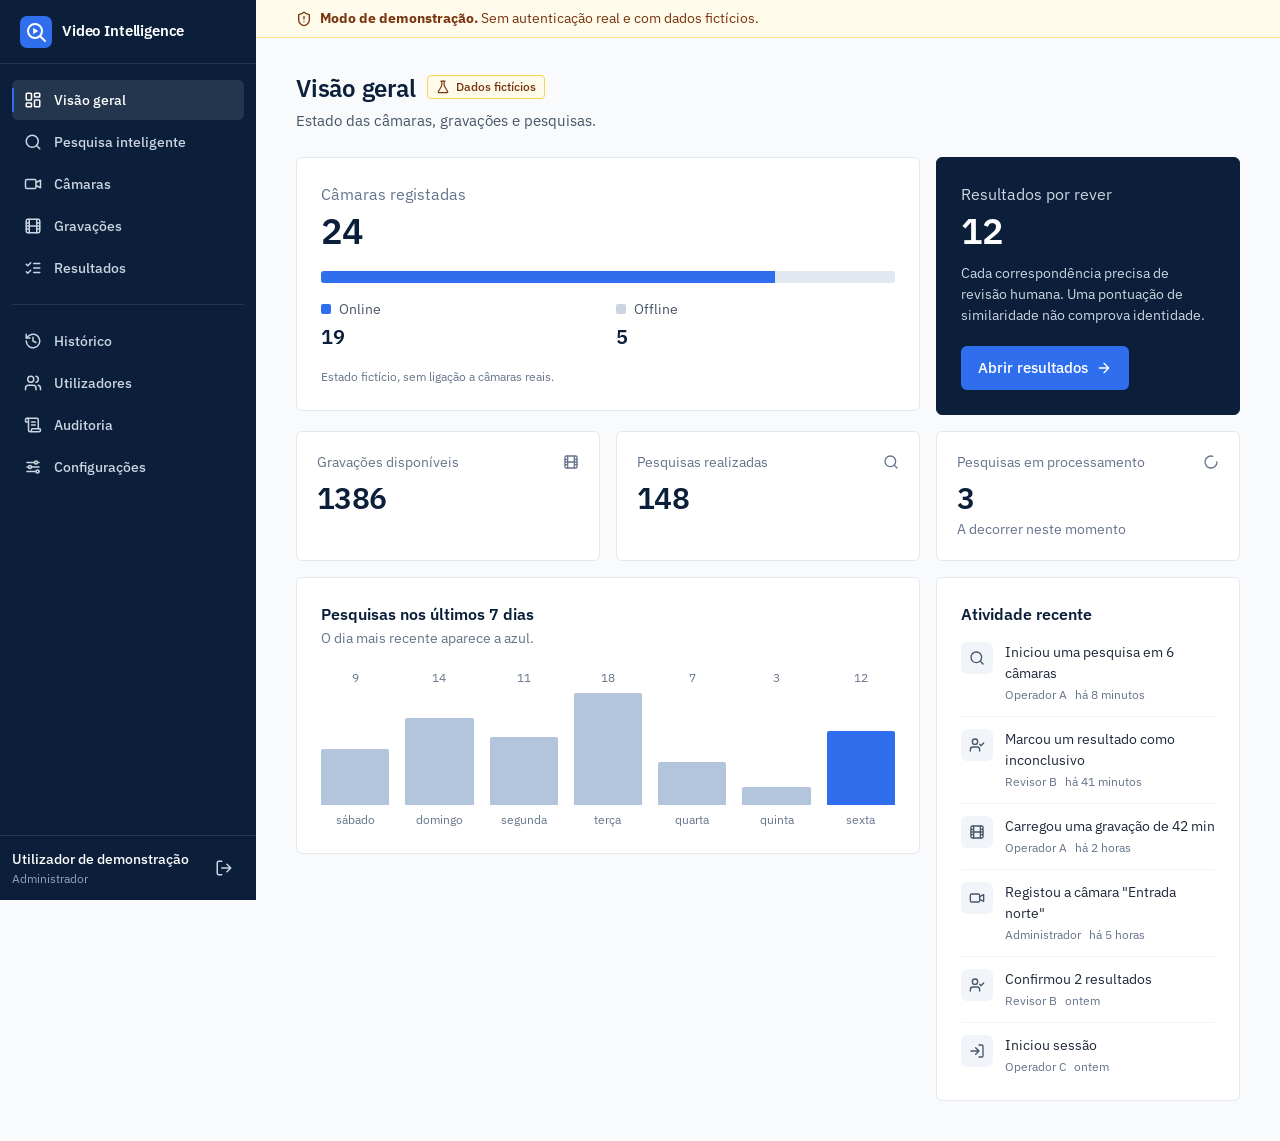
<file: index.html>
<!doctype html>
<html lang="pt-AO">
  <head>
    <meta charset="UTF-8" />
    <meta name="viewport" content="width=device-width, initial-scale=1.0, viewport-fit=cover" />
    <meta name="theme-color" content="#0B1F3A" />
    <meta name="robots" content="noindex" />
    <link rel="icon" type="image/svg+xml" href="favicon.svg" />
    <link rel="preconnect" href="https://fonts.googleapis.com" />
    <link rel="preconnect" href="https://fonts.gstatic.com" crossorigin />
    <link href="https://fonts.googleapis.com/css2?family=IBM+Plex+Sans:wght@400;500;600&display=swap" rel="stylesheet" />
    <link rel="stylesheet" href="css/styles.css" />
    <title>Visão geral | Video Intelligence</title>
  </head>
  <body class="is-loading" data-page="visao-geral">
    <div class="boot" role="status" aria-label="A verificar a sessão">
      <svg class="icon spin" width="24" height="24" viewBox="0 0 24 24" fill="none" stroke="currentColor" stroke-width="2" stroke-linecap="round" aria-hidden="true"><path d="M21 12a9 9 0 1 1-6.2-8.55"/></svg>
    </div>
    <noscript><p style="padding:24px">Esta aplicação precisa de JavaScript ativo.</p></noscript>
    <script src="js/config.js"></script>
    <script src="js/icons.js"></script>
    <script src="js/dom.js"></script>
    <script src="js/format.js"></script>
    <script src="js/http.js"></script>
    <script src="js/services.js"></script>
    <script src="js/mocks.js"></script>
    <script src="js/navigation.js"></script>
    <script src="js/components.js"></script>
    <script src="js/session.js"></script>
    <script src="js/shell.js"></script>
    <script src="js/dashboard.js"></script>
    <script src="js/planned.js"></script>
    <script src="js/main.js"></script>
    <script>VI.main.start();</script>
  </body>
</html>
</file>
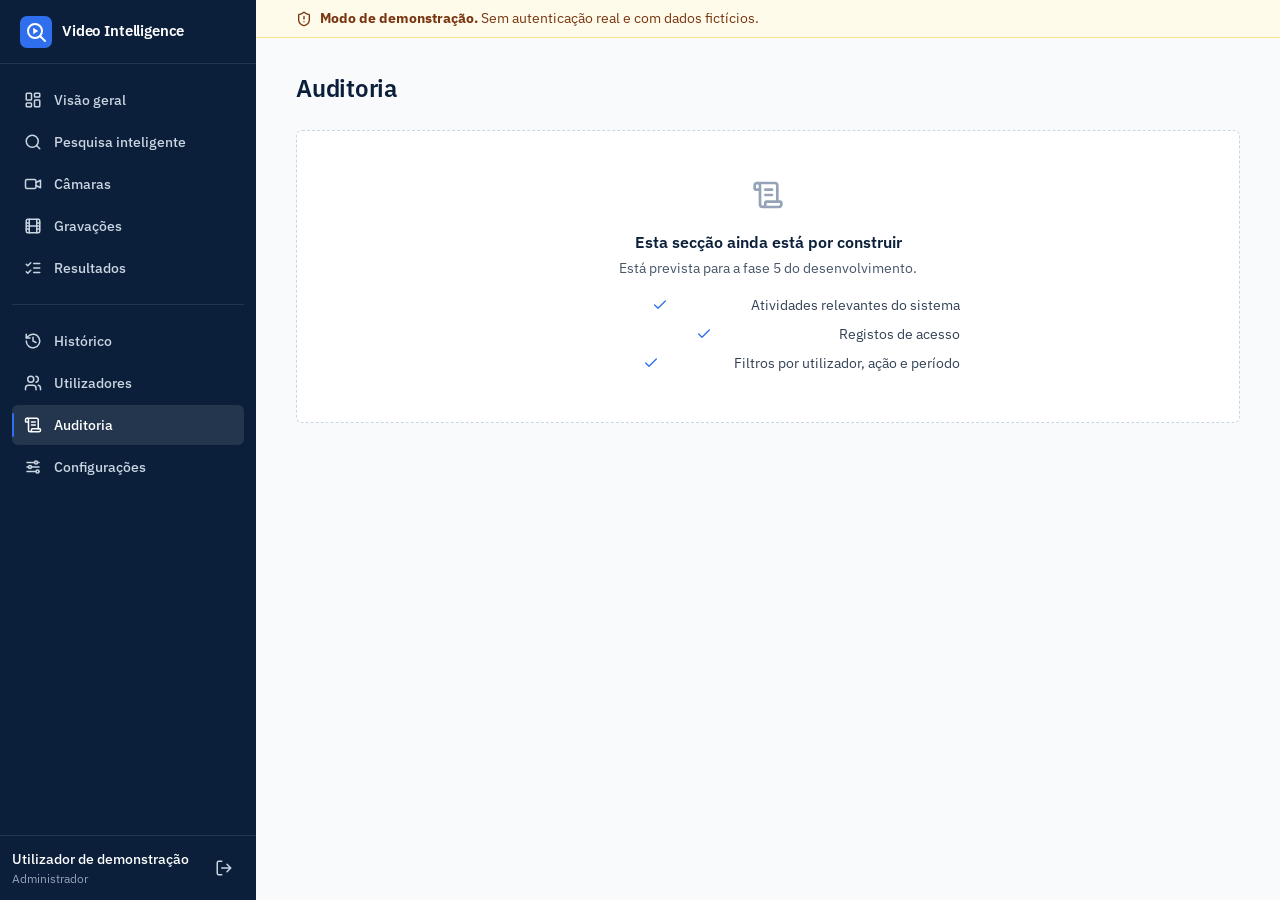
<file: auditoria.html>
<!doctype html>
<html lang="pt-AO">
  <head>
    <meta charset="UTF-8" />
    <meta name="viewport" content="width=device-width, initial-scale=1.0, viewport-fit=cover" />
    <meta name="theme-color" content="#0B1F3A" />
    <meta name="robots" content="noindex" />
    <link rel="icon" type="image/svg+xml" href="favicon.svg" />
    <link rel="preconnect" href="https://fonts.googleapis.com" />
    <link rel="preconnect" href="https://fonts.gstatic.com" crossorigin />
    <link href="https://fonts.googleapis.com/css2?family=IBM+Plex+Sans:wght@400;500;600&display=swap" rel="stylesheet" />
    <link rel="stylesheet" href="css/styles.css" />
    <title>Auditoria | Video Intelligence</title>
  </head>
  <body class="is-loading" data-page="auditoria">
    <div class="boot" role="status" aria-label="A verificar a sessão">
      <svg class="icon spin" width="24" height="24" viewBox="0 0 24 24" fill="none" stroke="currentColor" stroke-width="2" stroke-linecap="round" aria-hidden="true"><path d="M21 12a9 9 0 1 1-6.2-8.55"/></svg>
    </div>
    <noscript><p style="padding:24px">Esta aplicação precisa de JavaScript ativo.</p></noscript>
    <script src="js/config.js"></script>
    <script src="js/icons.js"></script>
    <script src="js/dom.js"></script>
    <script src="js/format.js"></script>
    <script src="js/http.js"></script>
    <script src="js/services.js"></script>
    <script src="js/mocks.js"></script>
    <script src="js/navigation.js"></script>
    <script src="js/components.js"></script>
    <script src="js/session.js"></script>
    <script src="js/shell.js"></script>
    <script src="js/dashboard.js"></script>
    <script src="js/planned.js"></script>
    <script src="js/main.js"></script>
    <script>VI.main.start();</script>
  </body>
</html>
</file>
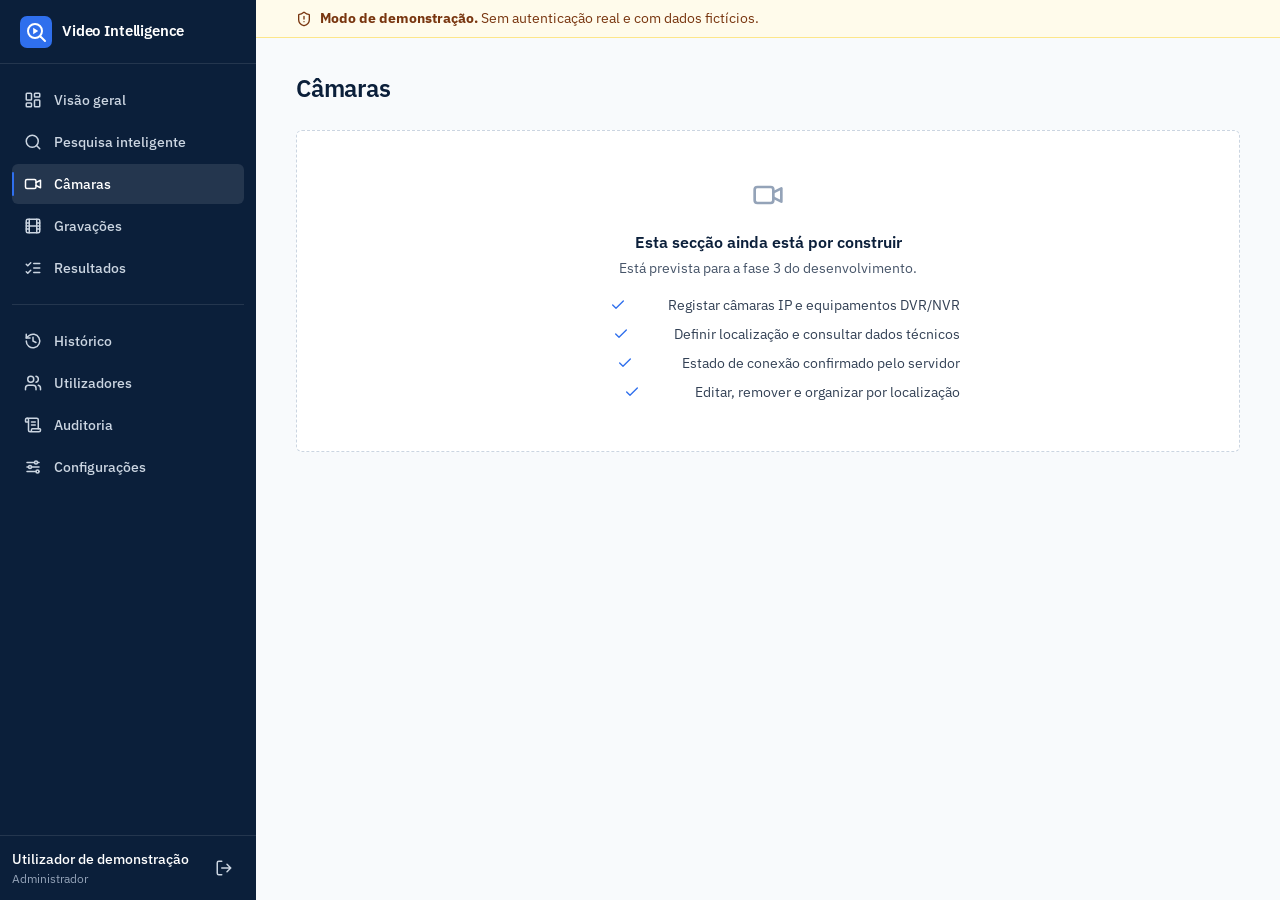
<file: cameras.html>
<!doctype html>
<html lang="pt-AO">
  <head>
    <meta charset="UTF-8" />
    <meta name="viewport" content="width=device-width, initial-scale=1.0, viewport-fit=cover" />
    <meta name="theme-color" content="#0B1F3A" />
    <meta name="robots" content="noindex" />
    <link rel="icon" type="image/svg+xml" href="favicon.svg" />
    <link rel="preconnect" href="https://fonts.googleapis.com" />
    <link rel="preconnect" href="https://fonts.gstatic.com" crossorigin />
    <link href="https://fonts.googleapis.com/css2?family=IBM+Plex+Sans:wght@400;500;600&display=swap" rel="stylesheet" />
    <link rel="stylesheet" href="css/styles.css" />
    <title>Câmaras | Video Intelligence</title>
  </head>
  <body class="is-loading" data-page="cameras">
    <div class="boot" role="status" aria-label="A verificar a sessão">
      <svg class="icon spin" width="24" height="24" viewBox="0 0 24 24" fill="none" stroke="currentColor" stroke-width="2" stroke-linecap="round" aria-hidden="true"><path d="M21 12a9 9 0 1 1-6.2-8.55"/></svg>
    </div>
    <noscript><p style="padding:24px">Esta aplicação precisa de JavaScript ativo.</p></noscript>
    <script src="js/config.js"></script>
    <script src="js/icons.js"></script>
    <script src="js/dom.js"></script>
    <script src="js/format.js"></script>
    <script src="js/http.js"></script>
    <script src="js/services.js"></script>
    <script src="js/mocks.js"></script>
    <script src="js/navigation.js"></script>
    <script src="js/components.js"></script>
    <script src="js/session.js"></script>
    <script src="js/shell.js"></script>
    <script src="js/dashboard.js"></script>
    <script src="js/planned.js"></script>
    <script src="js/main.js"></script>
    <script>VI.main.start();</script>
  </body>
</html>
</file>
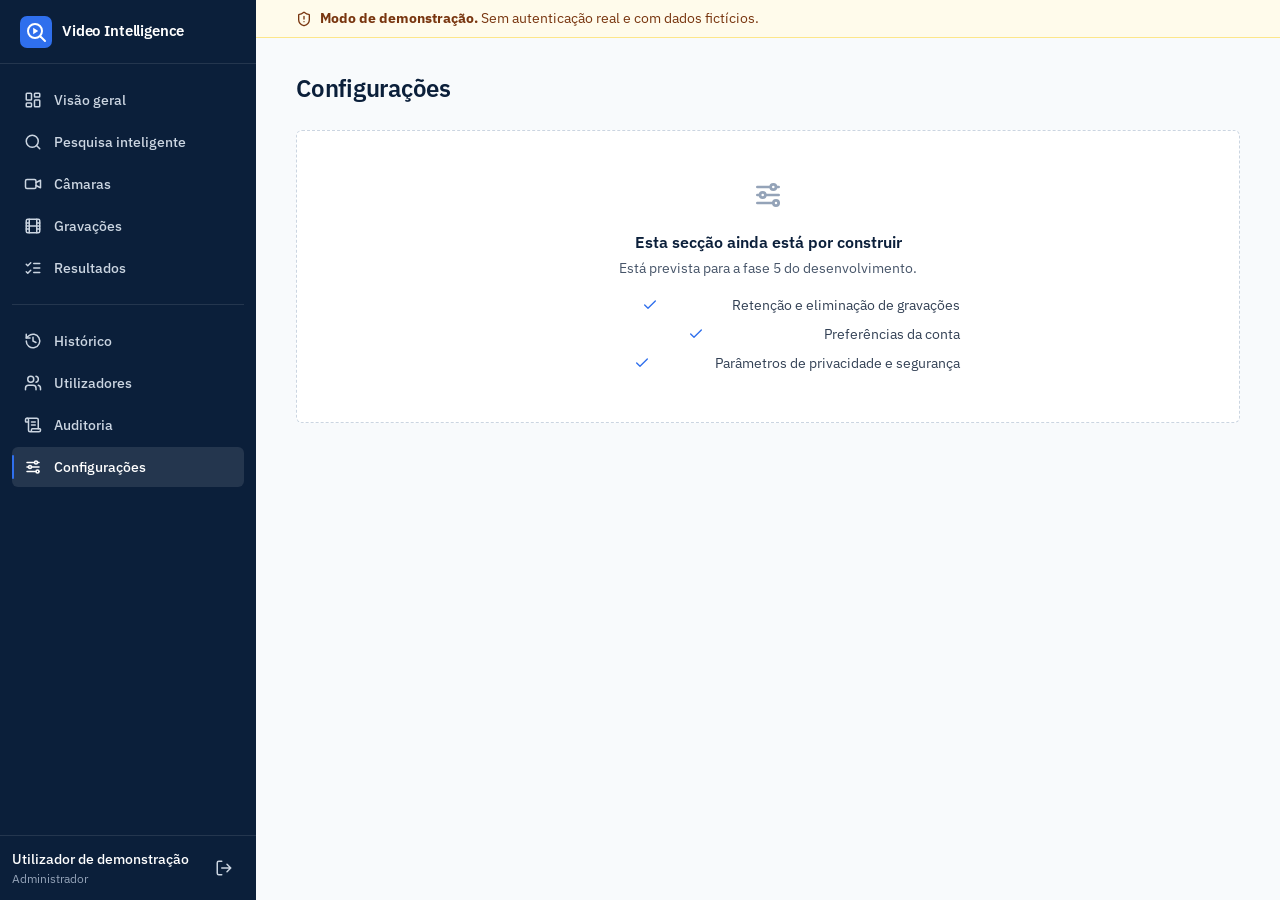
<file: configuracoes.html>
<!doctype html>
<html lang="pt-AO">
  <head>
    <meta charset="UTF-8" />
    <meta name="viewport" content="width=device-width, initial-scale=1.0, viewport-fit=cover" />
    <meta name="theme-color" content="#0B1F3A" />
    <meta name="robots" content="noindex" />
    <link rel="icon" type="image/svg+xml" href="favicon.svg" />
    <link rel="preconnect" href="https://fonts.googleapis.com" />
    <link rel="preconnect" href="https://fonts.gstatic.com" crossorigin />
    <link href="https://fonts.googleapis.com/css2?family=IBM+Plex+Sans:wght@400;500;600&display=swap" rel="stylesheet" />
    <link rel="stylesheet" href="css/styles.css" />
    <title>Configurações | Video Intelligence</title>
  </head>
  <body class="is-loading" data-page="configuracoes">
    <div class="boot" role="status" aria-label="A verificar a sessão">
      <svg class="icon spin" width="24" height="24" viewBox="0 0 24 24" fill="none" stroke="currentColor" stroke-width="2" stroke-linecap="round" aria-hidden="true"><path d="M21 12a9 9 0 1 1-6.2-8.55"/></svg>
    </div>
    <noscript><p style="padding:24px">Esta aplicação precisa de JavaScript ativo.</p></noscript>
    <script src="js/config.js"></script>
    <script src="js/icons.js"></script>
    <script src="js/dom.js"></script>
    <script src="js/format.js"></script>
    <script src="js/http.js"></script>
    <script src="js/services.js"></script>
    <script src="js/mocks.js"></script>
    <script src="js/navigation.js"></script>
    <script src="js/components.js"></script>
    <script src="js/session.js"></script>
    <script src="js/shell.js"></script>
    <script src="js/dashboard.js"></script>
    <script src="js/planned.js"></script>
    <script src="js/main.js"></script>
    <script>VI.main.start();</script>
  </body>
</html>
</file>
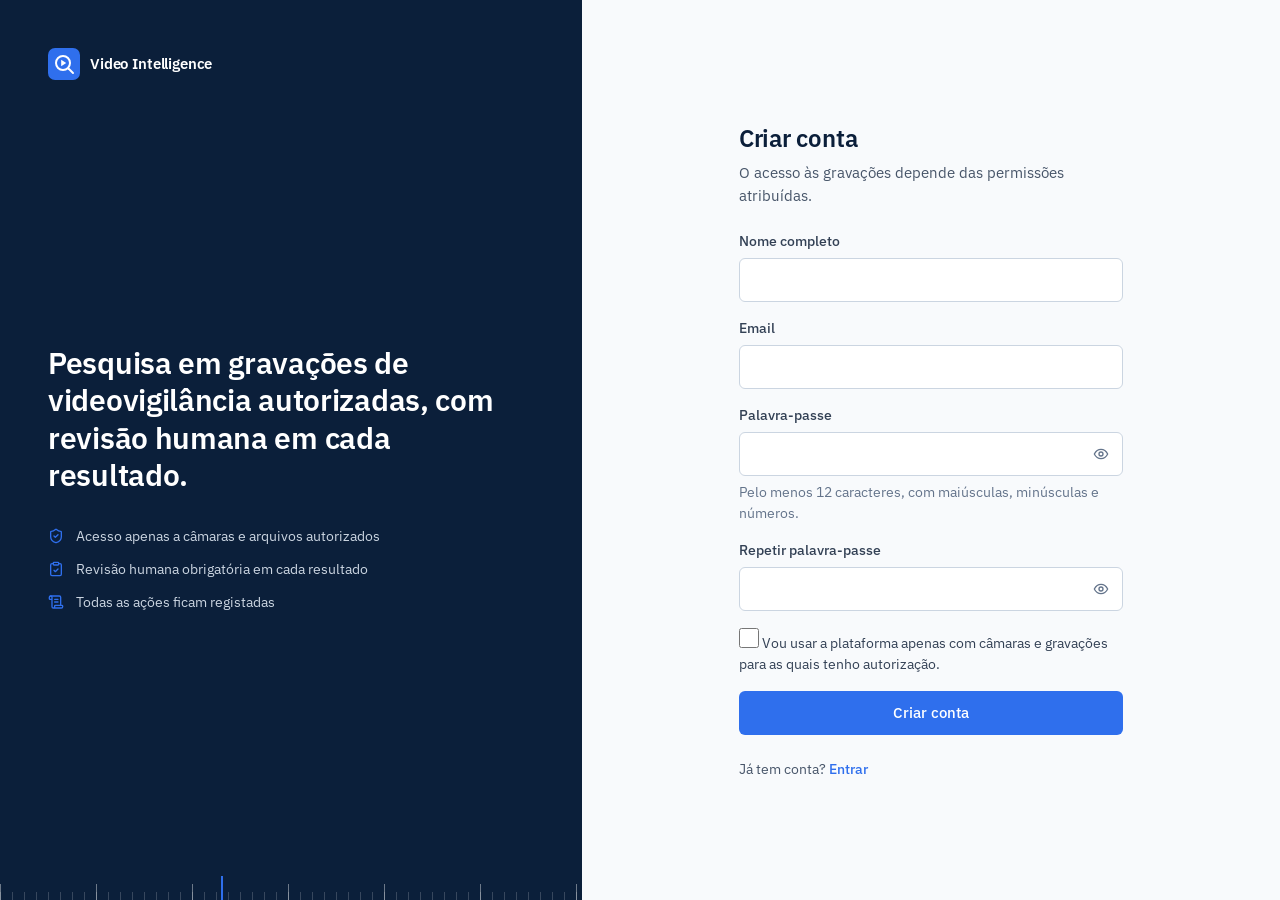
<file: criar-conta.html>
<!doctype html>
<html lang="pt-AO">
  <head>
    <meta charset="UTF-8" />
    <meta name="viewport" content="width=device-width, initial-scale=1.0, viewport-fit=cover" />
    <meta name="theme-color" content="#0B1F3A" />
    <meta name="robots" content="noindex" />
    <link rel="icon" type="image/svg+xml" href="favicon.svg" />
    <link rel="preconnect" href="https://fonts.googleapis.com" />
    <link rel="preconnect" href="https://fonts.gstatic.com" crossorigin />
    <link href="https://fonts.googleapis.com/css2?family=IBM+Plex+Sans:wght@400;500;600&display=swap" rel="stylesheet" />
    <link rel="stylesheet" href="css/styles.css" />
    <title>Criar conta | Video Intelligence</title>
  </head>
  <body data-page="criar-conta">
    <div class="auth">
      <aside class="auth-aside">
        <span data-logo="light"></span>
        <div>
          <p class="auth-statement">Pesquisa em gravações de videovigilância autorizadas, com revisão humana em cada resultado.</p>
          <ul class="principles">
            <li><i data-icon="shield-check" data-size="16"></i>Acesso apenas a câmaras e arquivos autorizados</li>
            <li><i data-icon="clipboard-check" data-size="16"></i>Revisão humana obrigatória em cada resultado</li>
            <li><i data-icon="scroll-text" data-size="16"></i>Todas as ações ficam registadas</li>
          </ul>
        </div>
        <div class="ruler" aria-hidden="true"><span class="ruler-mark"></span></div>
      </aside>

      <main class="auth-main">
        <div class="auth-card">
          <div class="auth-logo-mobile"><span data-logo="dark"></span></div>
          <h1>Criar conta</h1>
          <p class="lead">O acesso às gravações depende das permissões atribuídas.</p>
          <div class="auth-content">
            <div class="alert alert-success" data-success hidden role="status"><i data-icon="check-circle" data-size="16"></i><div class="alert-body"></div></div>
            <form class="form" data-form novalidate>
              <div class="alert alert-error" data-form-alert hidden role="alert"><i data-icon="x-circle" data-size="16"></i><div class="alert-body"></div></div>
              <div class="field">
              <label for="name">Nome completo</label>
              <input id="name" name="name" type="text" autocomplete="name" />
              <p class="field-error" id="name-error" data-error-for="name" hidden></p>
            </div>
              <div class="field">
              <label for="email">Email</label>
              <input id="email" name="email" type="email" autocomplete="email" inputmode="email" />
              <p class="field-error" id="email-error" data-error-for="email" hidden></p>
            </div>
              <div class="field">
              <label for="password">Palavra-passe</label>
              <div class="input-wrap"><input id="password" name="password" type="password" autocomplete="new-password" /><button type="button" class="password-toggle" data-toggle-password="password"></button></div>
              <p class="field-hint">Pelo menos 12 caracteres, com maiúsculas, minúsculas e números.</p>
              <p class="field-error" id="password-error" data-error-for="password" hidden></p>
            </div>
              <div class="field">
              <label for="confirm">Repetir palavra-passe</label>
              <div class="input-wrap"><input id="confirm" name="confirm" type="password" autocomplete="new-password" /><button type="button" class="password-toggle" data-toggle-password="confirm"></button></div>
              <p class="field-error" id="confirm-error" data-error-for="confirm" hidden></p>
            </div>
              <div class="field">
                <label class="check" style="font-weight:400;margin:0">
                  <input id="accepted" name="accepted" type="checkbox" />
                  <span>Vou usar a plataforma apenas com câmaras e gravações para as quais tenho autorização.</span>
                </label>
                <p class="field-error" id="accepted-error" data-error-for="accepted" hidden></p>
              </div>
              <button type="submit" class="btn btn-primary btn-block">Criar conta</button>
            </form>
          </div>
          <div class="auth-footer">Já tem conta? <a class="link" href="entrar.html">Entrar</a></div>
        </div>
      </main>
    </div>
    <script src="js/config.js"></script>
    <script src="js/icons.js"></script>
    <script src="js/dom.js"></script>
    <script src="js/validation.js"></script>
    <script src="js/http.js"></script>
    <script src="js/services.js"></script>
    <script src="js/mocks.js"></script>
    <script src="js/components.js"></script>
    <script src="js/session.js"></script>
    <script src="js/forms.js"></script>
    <script src="js/auth-pages.js"></script>
    <script>VI.authPages.start();</script>
  </body>
</html>
</file>
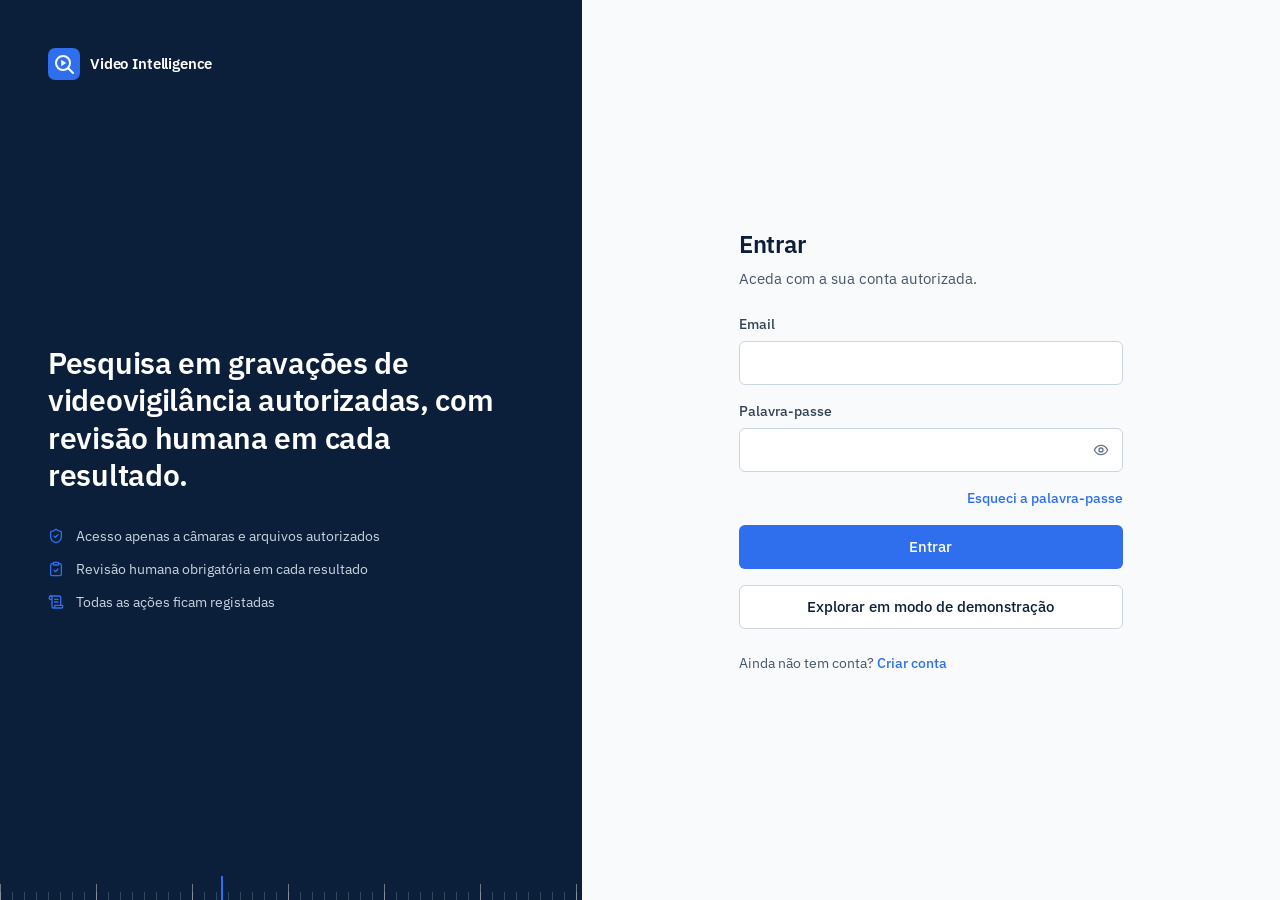
<file: entrar.html>
<!doctype html>
<html lang="pt-AO">
  <head>
    <meta charset="UTF-8" />
    <meta name="viewport" content="width=device-width, initial-scale=1.0, viewport-fit=cover" />
    <meta name="theme-color" content="#0B1F3A" />
    <meta name="robots" content="noindex" />
    <link rel="icon" type="image/svg+xml" href="favicon.svg" />
    <link rel="preconnect" href="https://fonts.googleapis.com" />
    <link rel="preconnect" href="https://fonts.gstatic.com" crossorigin />
    <link href="https://fonts.googleapis.com/css2?family=IBM+Plex+Sans:wght@400;500;600&display=swap" rel="stylesheet" />
    <link rel="stylesheet" href="css/styles.css" />
    <title>Entrar | Video Intelligence</title>
  </head>
  <body data-page="entrar">
    <div class="auth">
      <aside class="auth-aside">
        <span data-logo="light"></span>
        <div>
          <p class="auth-statement">Pesquisa em gravações de videovigilância autorizadas, com revisão humana em cada resultado.</p>
          <ul class="principles">
            <li><i data-icon="shield-check" data-size="16"></i>Acesso apenas a câmaras e arquivos autorizados</li>
            <li><i data-icon="clipboard-check" data-size="16"></i>Revisão humana obrigatória em cada resultado</li>
            <li><i data-icon="scroll-text" data-size="16"></i>Todas as ações ficam registadas</li>
          </ul>
        </div>
        <div class="ruler" aria-hidden="true"><span class="ruler-mark"></span></div>
      </aside>

      <main class="auth-main">
        <div class="auth-card">
          <div class="auth-logo-mobile"><span data-logo="dark"></span></div>
          <h1>Entrar</h1>
          <p class="lead">Aceda com a sua conta autorizada.</p>
          <div class="auth-content">
            <div class="alert alert-success" data-success hidden role="status"><i data-icon="check-circle" data-size="16"></i><div class="alert-body"></div></div>
            <form class="form" data-form novalidate>
              <div class="alert alert-error" data-form-alert hidden role="alert"><i data-icon="x-circle" data-size="16"></i><div class="alert-body"></div></div>
              <div class="field">
              <label for="email">Email</label>
              <input id="email" name="email" type="email" autocomplete="username" inputmode="email" />
              <p class="field-error" id="email-error" data-error-for="email" hidden></p>
            </div>
              <div class="field">
              <label for="password">Palavra-passe</label>
              <div class="input-wrap"><input id="password" name="password" type="password" autocomplete="current-password" /><button type="button" class="password-toggle" data-toggle-password="password"></button></div>
              <p class="field-error" id="password-error" data-error-for="password" hidden></p>
            </div>
              <div class="form-row-end"><a class="link" href="recuperar-palavra-passe.html">Esqueci a palavra-passe</a></div>
              <button type="submit" class="btn btn-primary btn-block">Entrar</button>
              <a class="btn btn-secondary btn-block" href="index.html" data-demo-only hidden>Explorar em modo de demonstração</a>
            </form>
          </div>
          <div class="auth-footer">Ainda não tem conta? <a class="link" href="criar-conta.html">Criar conta</a></div>
        </div>
      </main>
    </div>
    <script src="js/config.js"></script>
    <script src="js/icons.js"></script>
    <script src="js/dom.js"></script>
    <script src="js/validation.js"></script>
    <script src="js/http.js"></script>
    <script src="js/services.js"></script>
    <script src="js/mocks.js"></script>
    <script src="js/components.js"></script>
    <script src="js/session.js"></script>
    <script src="js/forms.js"></script>
    <script src="js/auth-pages.js"></script>
    <script>VI.authPages.start();</script>
  </body>
</html>
</file>
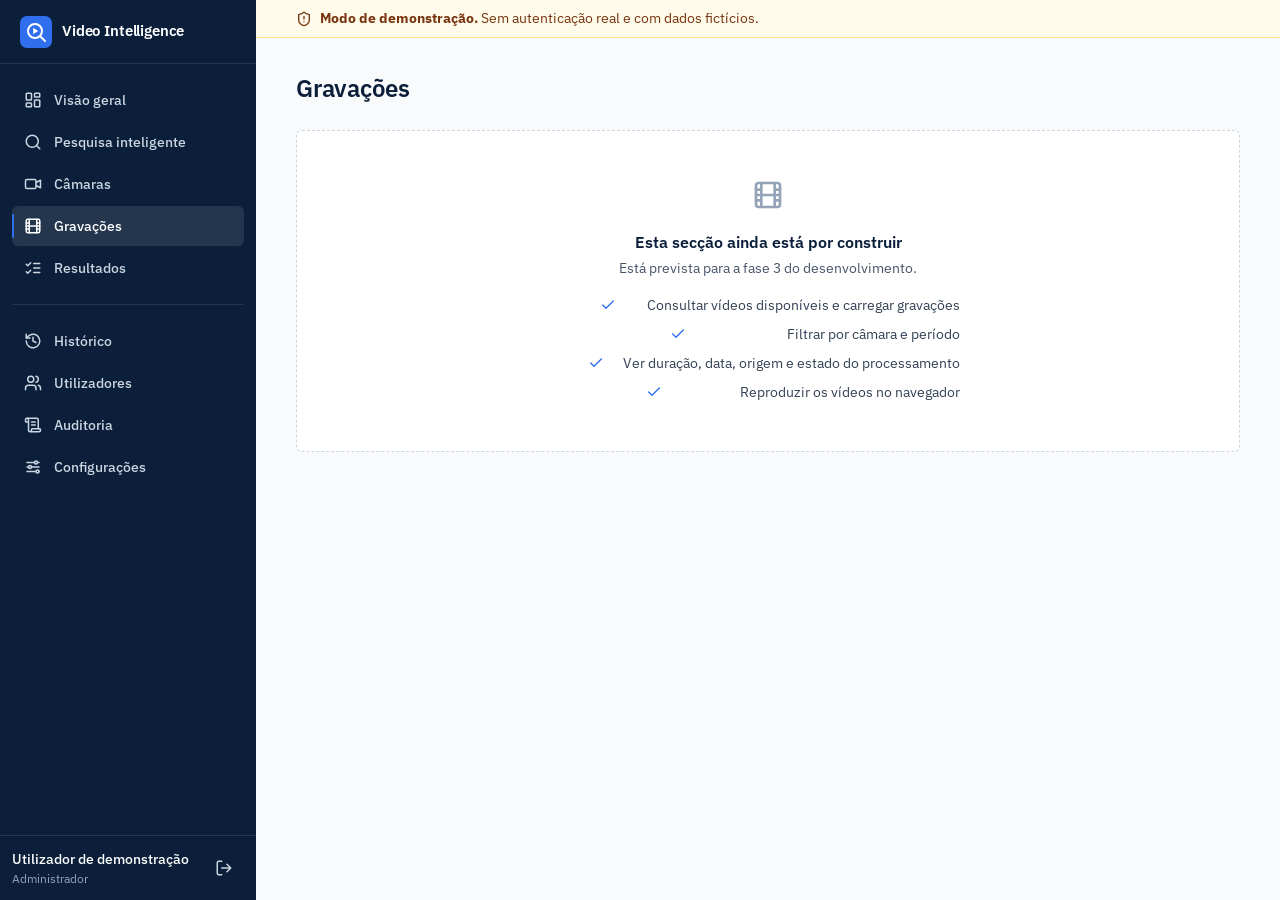
<file: gravacoes.html>
<!doctype html>
<html lang="pt-AO">
  <head>
    <meta charset="UTF-8" />
    <meta name="viewport" content="width=device-width, initial-scale=1.0, viewport-fit=cover" />
    <meta name="theme-color" content="#0B1F3A" />
    <meta name="robots" content="noindex" />
    <link rel="icon" type="image/svg+xml" href="favicon.svg" />
    <link rel="preconnect" href="https://fonts.googleapis.com" />
    <link rel="preconnect" href="https://fonts.gstatic.com" crossorigin />
    <link href="https://fonts.googleapis.com/css2?family=IBM+Plex+Sans:wght@400;500;600&display=swap" rel="stylesheet" />
    <link rel="stylesheet" href="css/styles.css" />
    <title>Gravações | Video Intelligence</title>
  </head>
  <body class="is-loading" data-page="gravacoes">
    <div class="boot" role="status" aria-label="A verificar a sessão">
      <svg class="icon spin" width="24" height="24" viewBox="0 0 24 24" fill="none" stroke="currentColor" stroke-width="2" stroke-linecap="round" aria-hidden="true"><path d="M21 12a9 9 0 1 1-6.2-8.55"/></svg>
    </div>
    <noscript><p style="padding:24px">Esta aplicação precisa de JavaScript ativo.</p></noscript>
    <script src="js/config.js"></script>
    <script src="js/icons.js"></script>
    <script src="js/dom.js"></script>
    <script src="js/format.js"></script>
    <script src="js/http.js"></script>
    <script src="js/services.js"></script>
    <script src="js/mocks.js"></script>
    <script src="js/navigation.js"></script>
    <script src="js/components.js"></script>
    <script src="js/session.js"></script>
    <script src="js/shell.js"></script>
    <script src="js/dashboard.js"></script>
    <script src="js/planned.js"></script>
    <script src="js/main.js"></script>
    <script>VI.main.start();</script>
  </body>
</html>
</file>
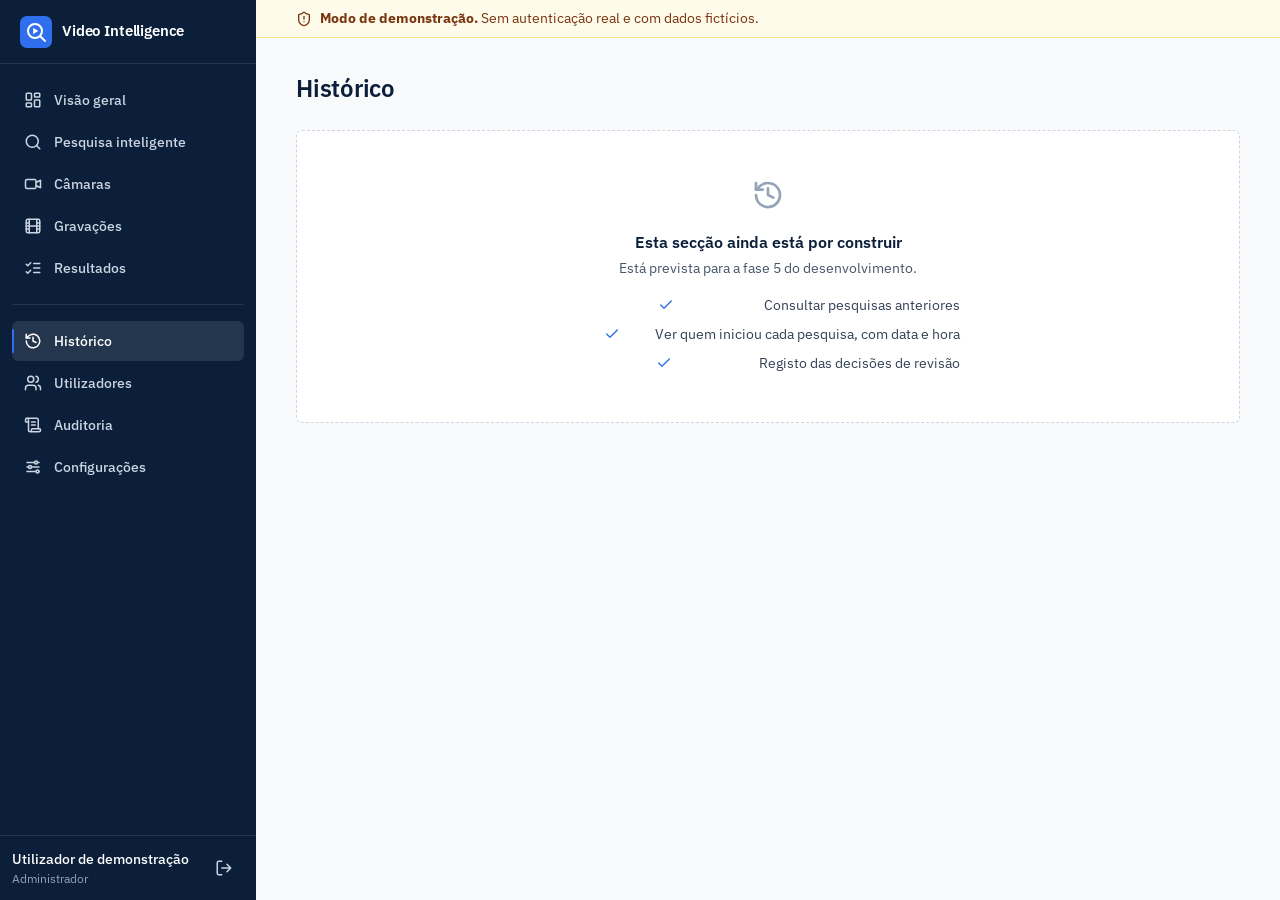
<file: historico.html>
<!doctype html>
<html lang="pt-AO">
  <head>
    <meta charset="UTF-8" />
    <meta name="viewport" content="width=device-width, initial-scale=1.0, viewport-fit=cover" />
    <meta name="theme-color" content="#0B1F3A" />
    <meta name="robots" content="noindex" />
    <link rel="icon" type="image/svg+xml" href="favicon.svg" />
    <link rel="preconnect" href="https://fonts.googleapis.com" />
    <link rel="preconnect" href="https://fonts.gstatic.com" crossorigin />
    <link href="https://fonts.googleapis.com/css2?family=IBM+Plex+Sans:wght@400;500;600&display=swap" rel="stylesheet" />
    <link rel="stylesheet" href="css/styles.css" />
    <title>Histórico | Video Intelligence</title>
  </head>
  <body class="is-loading" data-page="historico">
    <div class="boot" role="status" aria-label="A verificar a sessão">
      <svg class="icon spin" width="24" height="24" viewBox="0 0 24 24" fill="none" stroke="currentColor" stroke-width="2" stroke-linecap="round" aria-hidden="true"><path d="M21 12a9 9 0 1 1-6.2-8.55"/></svg>
    </div>
    <noscript><p style="padding:24px">Esta aplicação precisa de JavaScript ativo.</p></noscript>
    <script src="js/config.js"></script>
    <script src="js/icons.js"></script>
    <script src="js/dom.js"></script>
    <script src="js/format.js"></script>
    <script src="js/http.js"></script>
    <script src="js/services.js"></script>
    <script src="js/mocks.js"></script>
    <script src="js/navigation.js"></script>
    <script src="js/components.js"></script>
    <script src="js/session.js"></script>
    <script src="js/shell.js"></script>
    <script src="js/dashboard.js"></script>
    <script src="js/planned.js"></script>
    <script src="js/main.js"></script>
    <script>VI.main.start();</script>
  </body>
</html>
</file>
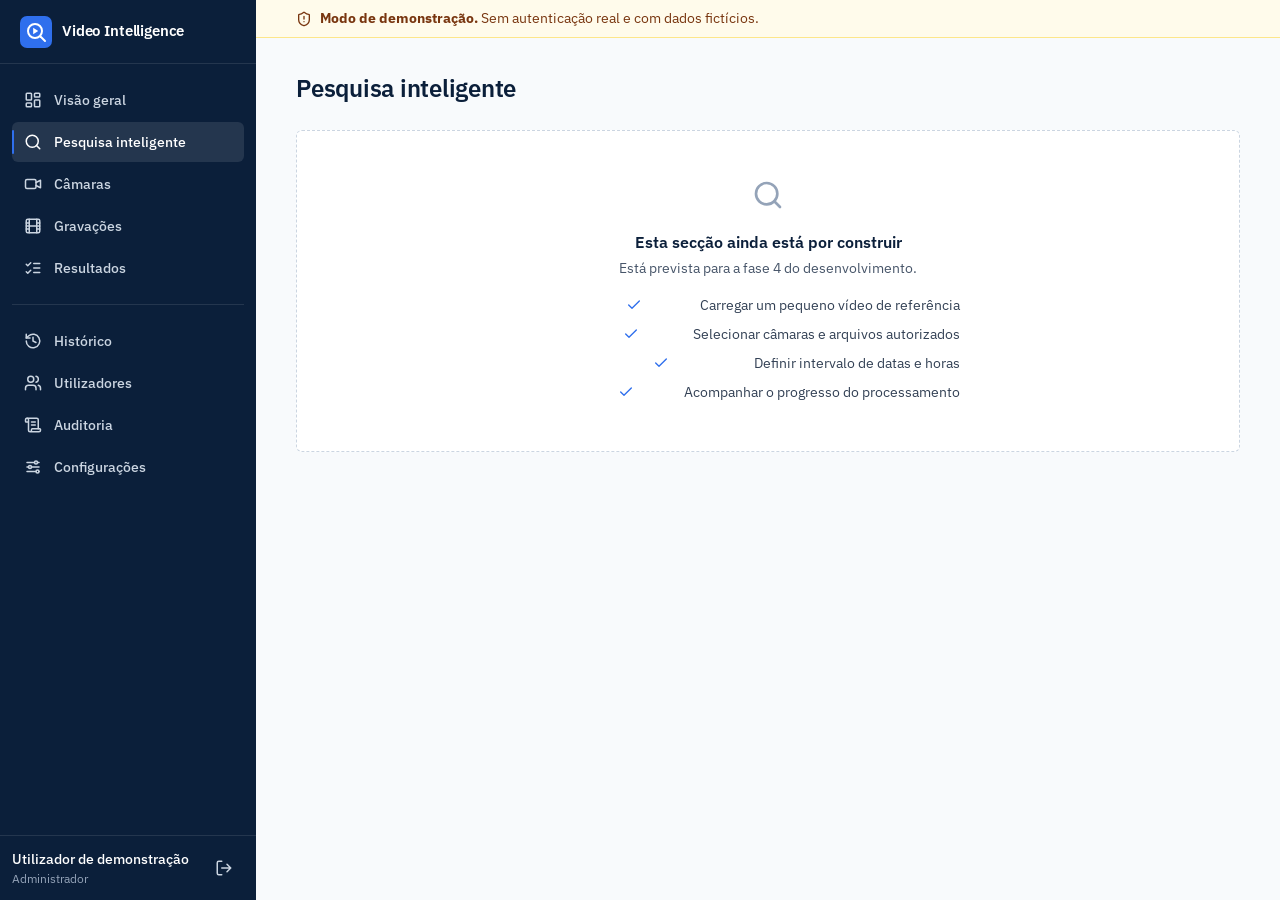
<file: pesquisa.html>
<!doctype html>
<html lang="pt-AO">
  <head>
    <meta charset="UTF-8" />
    <meta name="viewport" content="width=device-width, initial-scale=1.0, viewport-fit=cover" />
    <meta name="theme-color" content="#0B1F3A" />
    <meta name="robots" content="noindex" />
    <link rel="icon" type="image/svg+xml" href="favicon.svg" />
    <link rel="preconnect" href="https://fonts.googleapis.com" />
    <link rel="preconnect" href="https://fonts.gstatic.com" crossorigin />
    <link href="https://fonts.googleapis.com/css2?family=IBM+Plex+Sans:wght@400;500;600&display=swap" rel="stylesheet" />
    <link rel="stylesheet" href="css/styles.css" />
    <title>Pesquisa inteligente | Video Intelligence</title>
  </head>
  <body class="is-loading" data-page="pesquisa">
    <div class="boot" role="status" aria-label="A verificar a sessão">
      <svg class="icon spin" width="24" height="24" viewBox="0 0 24 24" fill="none" stroke="currentColor" stroke-width="2" stroke-linecap="round" aria-hidden="true"><path d="M21 12a9 9 0 1 1-6.2-8.55"/></svg>
    </div>
    <noscript><p style="padding:24px">Esta aplicação precisa de JavaScript ativo.</p></noscript>
    <script src="js/config.js"></script>
    <script src="js/icons.js"></script>
    <script src="js/dom.js"></script>
    <script src="js/format.js"></script>
    <script src="js/http.js"></script>
    <script src="js/services.js"></script>
    <script src="js/mocks.js"></script>
    <script src="js/navigation.js"></script>
    <script src="js/components.js"></script>
    <script src="js/session.js"></script>
    <script src="js/shell.js"></script>
    <script src="js/dashboard.js"></script>
    <script src="js/planned.js"></script>
    <script src="js/main.js"></script>
    <script>VI.main.start();</script>
  </body>
</html>
</file>
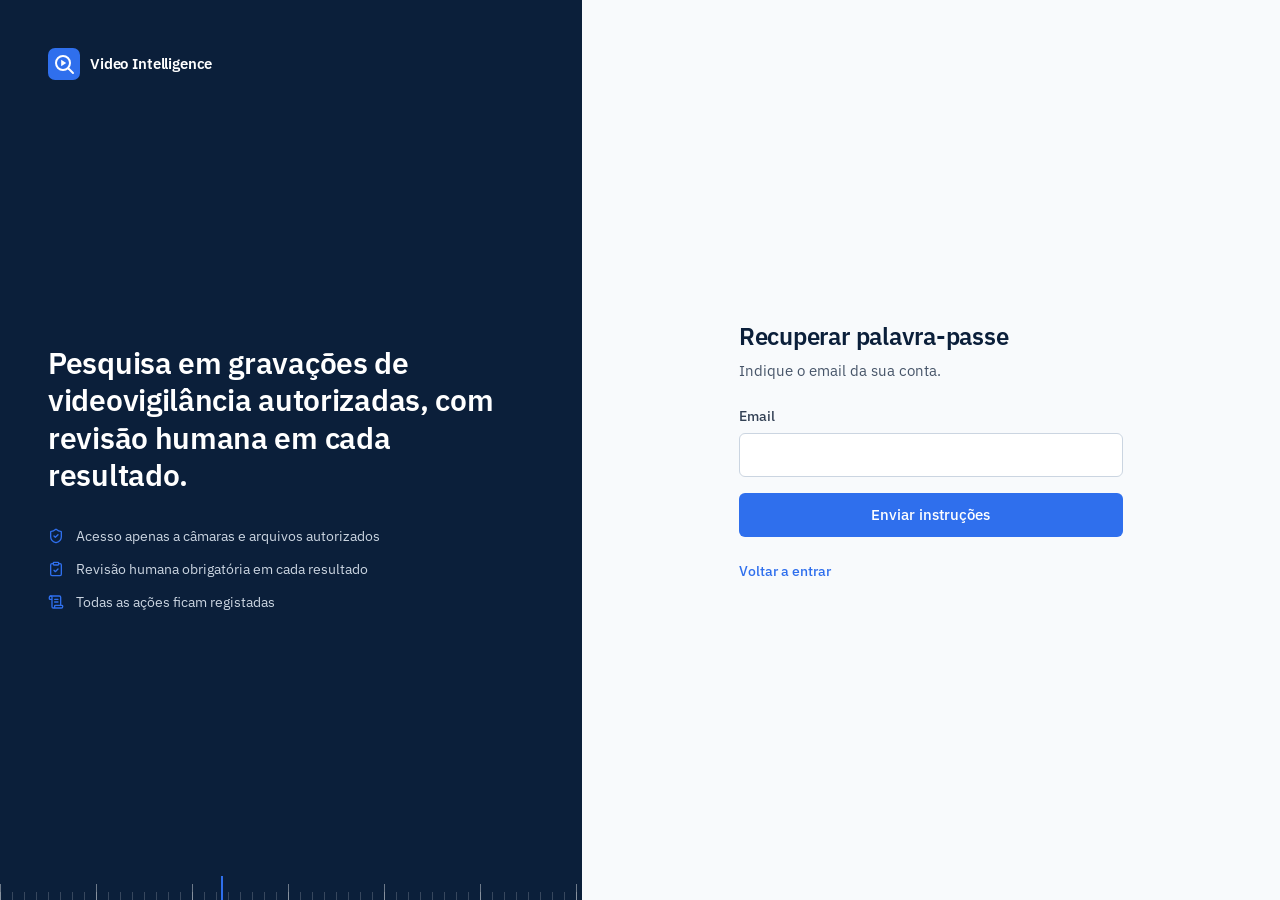
<file: recuperar-palavra-passe.html>
<!doctype html>
<html lang="pt-AO">
  <head>
    <meta charset="UTF-8" />
    <meta name="viewport" content="width=device-width, initial-scale=1.0, viewport-fit=cover" />
    <meta name="theme-color" content="#0B1F3A" />
    <meta name="robots" content="noindex" />
    <link rel="icon" type="image/svg+xml" href="favicon.svg" />
    <link rel="preconnect" href="https://fonts.googleapis.com" />
    <link rel="preconnect" href="https://fonts.gstatic.com" crossorigin />
    <link href="https://fonts.googleapis.com/css2?family=IBM+Plex+Sans:wght@400;500;600&display=swap" rel="stylesheet" />
    <link rel="stylesheet" href="css/styles.css" />
    <title>Recuperar palavra-passe | Video Intelligence</title>
  </head>
  <body data-page="recuperar-palavra-passe">
    <div class="auth">
      <aside class="auth-aside">
        <span data-logo="light"></span>
        <div>
          <p class="auth-statement">Pesquisa em gravações de videovigilância autorizadas, com revisão humana em cada resultado.</p>
          <ul class="principles">
            <li><i data-icon="shield-check" data-size="16"></i>Acesso apenas a câmaras e arquivos autorizados</li>
            <li><i data-icon="clipboard-check" data-size="16"></i>Revisão humana obrigatória em cada resultado</li>
            <li><i data-icon="scroll-text" data-size="16"></i>Todas as ações ficam registadas</li>
          </ul>
        </div>
        <div class="ruler" aria-hidden="true"><span class="ruler-mark"></span></div>
      </aside>

      <main class="auth-main">
        <div class="auth-card">
          <div class="auth-logo-mobile"><span data-logo="dark"></span></div>
          <h1>Recuperar palavra-passe</h1>
          <p class="lead">Indique o email da sua conta.</p>
          <div class="auth-content">
            <div class="alert alert-success" data-success hidden role="status"><i data-icon="check-circle" data-size="16"></i><div class="alert-body"></div></div>
            <form class="form" data-form novalidate>
              <div class="alert alert-error" data-form-alert hidden role="alert"><i data-icon="x-circle" data-size="16"></i><div class="alert-body"></div></div>
              <div class="field">
              <label for="email">Email</label>
              <input id="email" name="email" type="email" autocomplete="email" inputmode="email" />
              <p class="field-error" id="email-error" data-error-for="email" hidden></p>
            </div>
              <button type="submit" class="btn btn-primary btn-block">Enviar instruções</button>
            </form>
          </div>
          <div class="auth-footer"><a class="link" href="entrar.html">Voltar a entrar</a></div>
        </div>
      </main>
    </div>
    <script src="js/config.js"></script>
    <script src="js/icons.js"></script>
    <script src="js/dom.js"></script>
    <script src="js/validation.js"></script>
    <script src="js/http.js"></script>
    <script src="js/services.js"></script>
    <script src="js/mocks.js"></script>
    <script src="js/components.js"></script>
    <script src="js/session.js"></script>
    <script src="js/forms.js"></script>
    <script src="js/auth-pages.js"></script>
    <script>VI.authPages.start();</script>
  </body>
</html>
</file>
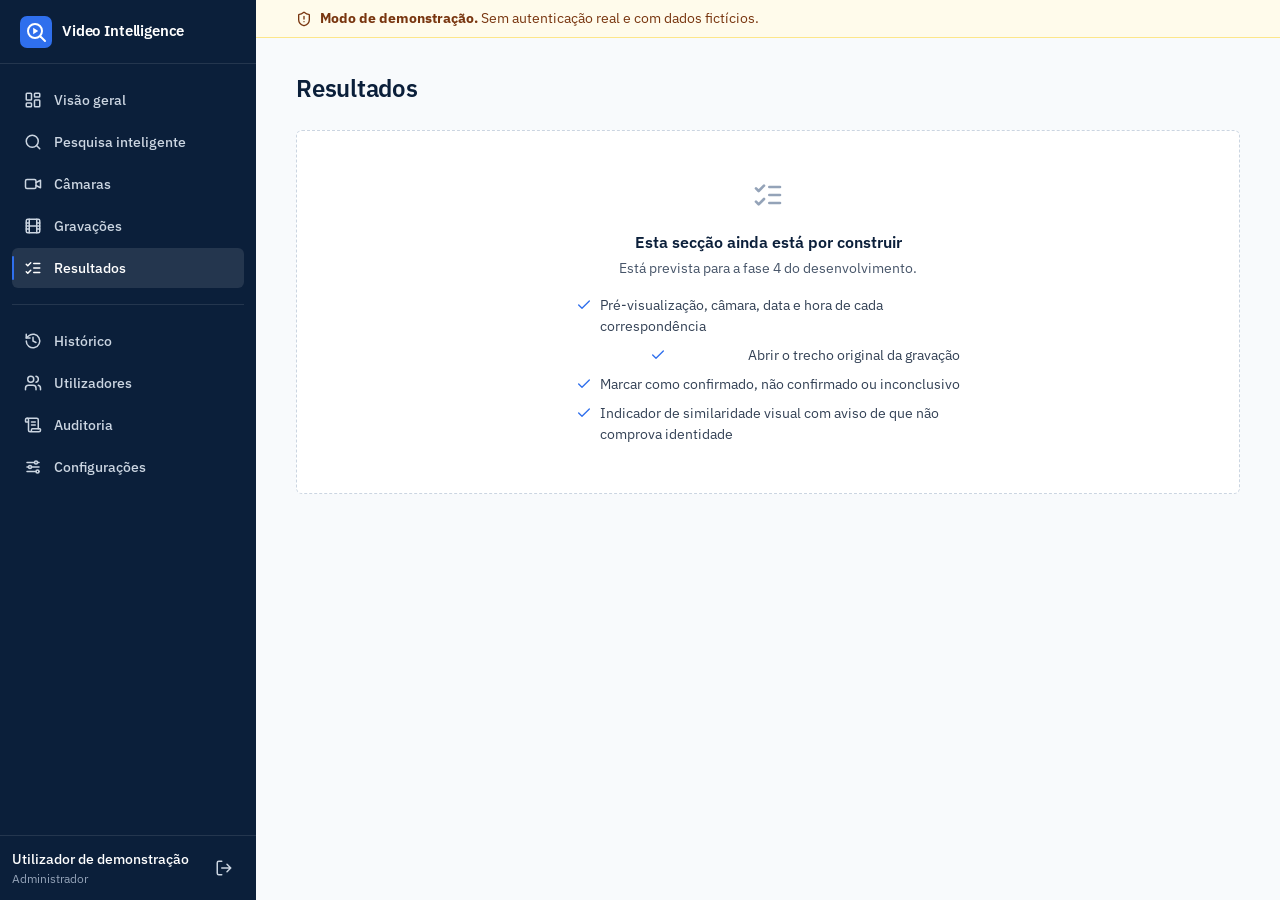
<file: resultados.html>
<!doctype html>
<html lang="pt-AO">
  <head>
    <meta charset="UTF-8" />
    <meta name="viewport" content="width=device-width, initial-scale=1.0, viewport-fit=cover" />
    <meta name="theme-color" content="#0B1F3A" />
    <meta name="robots" content="noindex" />
    <link rel="icon" type="image/svg+xml" href="favicon.svg" />
    <link rel="preconnect" href="https://fonts.googleapis.com" />
    <link rel="preconnect" href="https://fonts.gstatic.com" crossorigin />
    <link href="https://fonts.googleapis.com/css2?family=IBM+Plex+Sans:wght@400;500;600&display=swap" rel="stylesheet" />
    <link rel="stylesheet" href="css/styles.css" />
    <title>Resultados | Video Intelligence</title>
  </head>
  <body class="is-loading" data-page="resultados">
    <div class="boot" role="status" aria-label="A verificar a sessão">
      <svg class="icon spin" width="24" height="24" viewBox="0 0 24 24" fill="none" stroke="currentColor" stroke-width="2" stroke-linecap="round" aria-hidden="true"><path d="M21 12a9 9 0 1 1-6.2-8.55"/></svg>
    </div>
    <noscript><p style="padding:24px">Esta aplicação precisa de JavaScript ativo.</p></noscript>
    <script src="js/config.js"></script>
    <script src="js/icons.js"></script>
    <script src="js/dom.js"></script>
    <script src="js/format.js"></script>
    <script src="js/http.js"></script>
    <script src="js/services.js"></script>
    <script src="js/mocks.js"></script>
    <script src="js/navigation.js"></script>
    <script src="js/components.js"></script>
    <script src="js/session.js"></script>
    <script src="js/shell.js"></script>
    <script src="js/dashboard.js"></script>
    <script src="js/planned.js"></script>
    <script src="js/main.js"></script>
    <script>VI.main.start();</script>
  </body>
</html>
</file>
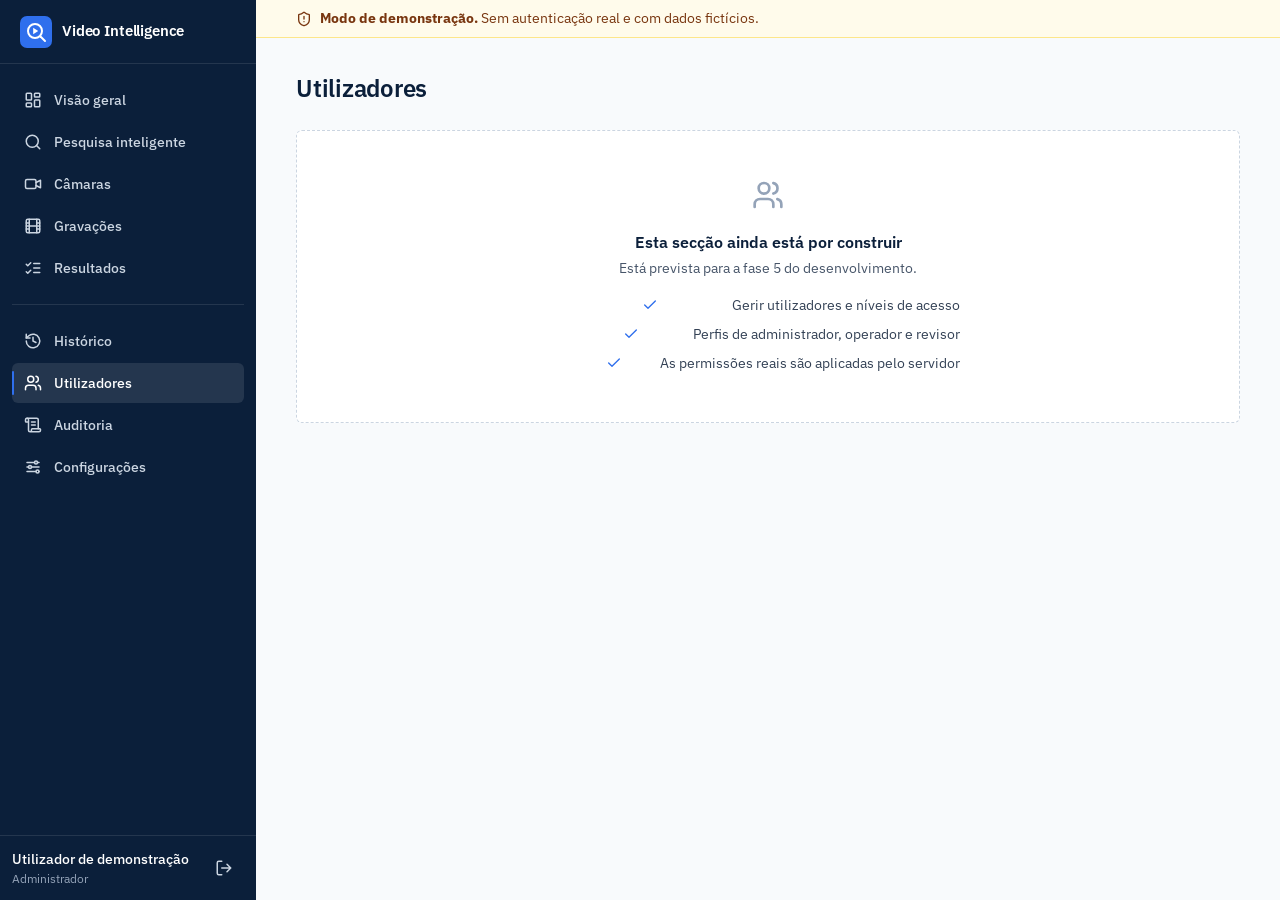
<file: utilizadores.html>
<!doctype html>
<html lang="pt-AO">
  <head>
    <meta charset="UTF-8" />
    <meta name="viewport" content="width=device-width, initial-scale=1.0, viewport-fit=cover" />
    <meta name="theme-color" content="#0B1F3A" />
    <meta name="robots" content="noindex" />
    <link rel="icon" type="image/svg+xml" href="favicon.svg" />
    <link rel="preconnect" href="https://fonts.googleapis.com" />
    <link rel="preconnect" href="https://fonts.gstatic.com" crossorigin />
    <link href="https://fonts.googleapis.com/css2?family=IBM+Plex+Sans:wght@400;500;600&display=swap" rel="stylesheet" />
    <link rel="stylesheet" href="css/styles.css" />
    <title>Utilizadores | Video Intelligence</title>
  </head>
  <body class="is-loading" data-page="utilizadores">
    <div class="boot" role="status" aria-label="A verificar a sessão">
      <svg class="icon spin" width="24" height="24" viewBox="0 0 24 24" fill="none" stroke="currentColor" stroke-width="2" stroke-linecap="round" aria-hidden="true"><path d="M21 12a9 9 0 1 1-6.2-8.55"/></svg>
    </div>
    <noscript><p style="padding:24px">Esta aplicação precisa de JavaScript ativo.</p></noscript>
    <script src="js/config.js"></script>
    <script src="js/icons.js"></script>
    <script src="js/dom.js"></script>
    <script src="js/format.js"></script>
    <script src="js/http.js"></script>
    <script src="js/services.js"></script>
    <script src="js/mocks.js"></script>
    <script src="js/navigation.js"></script>
    <script src="js/components.js"></script>
    <script src="js/session.js"></script>
    <script src="js/shell.js"></script>
    <script src="js/dashboard.js"></script>
    <script src="js/planned.js"></script>
    <script src="js/main.js"></script>
    <script>VI.main.start();</script>
  </body>
</html>
</file>
<file: css/styles.css>
/* Video Intelligence — estilos. CSS puro, sem dependências. */

:root {
  --navy-950: #071427;
  --navy-900: #0b1f3a;
  --navy-800: #102849;
  --navy-700: #17345e;
  --navy-200: #b3c4dd;
  --accent: #2f6fed;
  --accent-dark: #1f55c4;
  --accent-soft: #e8f0fe;
  --slate-50: #f8fafc;
  --slate-100: #f1f5f9;
  --slate-200: #e2e8f0;
  --slate-300: #cbd5e1;
  --slate-400: #94a3b8;
  --slate-500: #64748b;
  --slate-600: #475569;
  --slate-700: #334155;
  --slate-800: #1e293b;
  --red-50: #fef2f2;
  --red-200: #fecaca;
  --red-600: #dc2626;
  --red-700: #b91c1c;
  --red-900: #7f1d1d;
  --green-50: #ecfdf5;
  --green-200: #a7f3d0;
  --green-900: #064e3b;
  --amber-50: #fffbeb;
  --amber-200: #fde68a;
  --amber-300: #fcd34d;
  --amber-900: #78350f;
  --font: "IBM Plex Sans", system-ui, -apple-system, "Segoe UI", Roboto, sans-serif;
  --sidebar-w: 256px;
  --rail-w: 64px;
}

*, *::before, *::after { box-sizing: border-box; }

html { -webkit-text-size-adjust: 100%; }

body {
  margin: 0;
  font-family: var(--font);
  font-size: 15px;
  line-height: 1.5;
  color: var(--slate-800);
  background: var(--slate-50);
  -webkit-font-smoothing: antialiased;
}

h1, h2, h3, p, ul, dl, dd { margin: 0; }
ul { padding: 0; list-style: none; }
a { color: var(--accent); }
button, input { font: inherit; }
button { cursor: pointer; }
[hidden] { display: none !important; }

:focus-visible { outline: 2px solid var(--accent); outline-offset: 2px; }

.icon { flex-shrink: 0; }
.tabular { font-variant-numeric: tabular-nums; }

.visually-hidden {
  position: absolute; width: 1px; height: 1px; padding: 0; margin: -1px;
  overflow: hidden; clip: rect(0 0 0 0); white-space: nowrap; border: 0;
}

.skip-link {
  position: fixed; left: 12px; top: 12px; z-index: 100;
  transform: translateY(-200%);
  background: #fff; padding: 8px 12px; border-radius: 6px; font-size: 14px;
  box-shadow: 0 1px 6px rgba(0, 0, 0, .2);
}
.skip-link:focus { transform: none; }

/* ---------- Arranque ---------- */
.boot { min-height: 100vh; display: flex; align-items: center; justify-content: center; color: var(--slate-400); }
body:not(.is-loading) .boot { display: none; }

.spin { animation: spin 0.9s linear infinite; }
@keyframes spin { to { transform: rotate(360deg); } }

/* ---------- Logótipo ---------- */
.logo { display: inline-flex; align-items: center; gap: 10px; text-decoration: none; }
.logo svg { width: 32px; height: 32px; flex-shrink: 0; }
.logo-text { font-size: 15px; font-weight: 600; letter-spacing: -0.01em; color: var(--navy-900); }
.logo-light .logo-text { color: #fff; }

/* ---------- Botões ---------- */
.btn {
  display: inline-flex; align-items: center; justify-content: center; gap: 8px;
  height: 44px; padding: 0 16px; border-radius: 6px; border: 1px solid transparent;
  font-size: 15px; font-weight: 500; text-decoration: none; transition: background-color .15s;
}
.btn:disabled { cursor: not-allowed; }
.btn-block { width: 100%; }
.btn-primary { background: var(--accent); color: #fff; }
.btn-primary:hover { background: var(--accent-dark); }
.btn-primary:disabled { background: rgba(47, 111, 237, .6); }
.btn-secondary { background: #fff; color: var(--navy-900); border-color: var(--slate-300); }
.btn-secondary:hover { background: var(--slate-50); }

/* ---------- Campos ---------- */
.form { display: grid; gap: 16px; }
.field label { display: block; margin-bottom: 6px; font-size: 14px; font-weight: 500; color: var(--slate-700); }
.input-wrap { position: relative; }
.field input[type="text"], .field input[type="email"], .field input[type="password"] {
  width: 100%; height: 44px; padding: 0 12px; font-size: 16px; color: #0f172a;
  background: #fff; border: 1px solid var(--slate-300); border-radius: 6px;
}
.field input::placeholder { color: var(--slate-400); }
.field input:focus { outline: none; border-color: var(--accent); box-shadow: 0 0 0 3px rgba(47, 111, 237, .25); }
.field input[aria-invalid="true"] { border-color: var(--red-600); }
.input-wrap input { padding-right: 44px !important; }
.password-toggle {
  position: absolute; top: 0; right: 0; width: 44px; height: 44px; border: 0; background: none;
  color: var(--slate-500); display: flex; align-items: center; justify-content: center;
}
.password-toggle:hover { color: var(--slate-800); }
.field-error { margin-top: 6px; font-size: 14px; color: var(--red-700); }
.field-hint { margin-top: 6px; font-size: 14px; color: var(--slate-500); }
.check { display: flex; align-items: flex-start; gap: 12px; font-size: 14px; color: var(--slate-700); }
.check input { width: 20px; height: 20px; margin: 1px 0 0; flex-shrink: 0; accent-color: var(--accent); }
.form-row-end { display: flex; justify-content: flex-end; font-size: 14px; }
.link { color: var(--accent); font-weight: 500; text-decoration: none; }
.link:hover { text-decoration: underline; }

/* ---------- Alertas e selos ---------- */
.alert {
  display: flex; align-items: flex-start; gap: 10px; padding: 12px 14px;
  border: 1px solid; border-radius: 6px; font-size: 14px;
}
.alert .icon { margin-top: 2px; }
.alert-error { background: var(--red-50); border-color: var(--red-200); color: var(--red-900); }
.alert-success { background: var(--green-50); border-color: var(--green-200); color: var(--green-900); }
.alert-info { background: var(--accent-soft); border-color: rgba(47, 111, 237, .25); color: var(--navy-900); }

.badge-demo {
  display: inline-flex; align-items: center; gap: 6px; padding: 2px 8px; border-radius: 4px;
  border: 1px solid var(--amber-300); background: var(--amber-50); color: var(--amber-900);
  font-size: 12px; font-weight: 500;
}

/* ---------- Autenticação ---------- */
.auth { min-height: 100vh; display: grid; }
.auth-aside { display: none; }
.auth-main { display: flex; flex-direction: column; justify-content: center; padding: 40px 20px; }
.auth-card { width: 100%; max-width: 384px; margin: 0 auto; }
.auth-logo-mobile { margin-bottom: 32px; }
.auth-card h1 { font-size: 24px; font-weight: 600; letter-spacing: -0.01em; color: var(--navy-900); }
.auth-card .lead { margin-top: 6px; color: var(--slate-600); }
.auth-content { margin-top: 24px; }
.auth-footer { margin-top: 24px; font-size: 14px; color: var(--slate-600); }

@media (min-width: 640px) { .auth-main { padding: 40px; } }
@media (min-width: 1024px) {
  .auth { grid-template-columns: minmax(0, 5fr) minmax(0, 6fr); }
  .auth-logo-mobile { display: none; }
  .auth-aside {
    position: relative; display: flex; flex-direction: column; justify-content: space-between;
    overflow: hidden; padding: 48px; background: var(--navy-900); color: #fff;
  }
  .auth-statement { max-width: 28rem; font-size: 30px; font-weight: 600; line-height: 1.25; letter-spacing: -0.01em; }
  .principles { margin-top: 32px; display: grid; gap: 12px; }
  .principles li { display: flex; align-items: center; gap: 12px; font-size: 14px; color: var(--slate-300); }
  .principles .icon { color: var(--accent); }
}

/* Régua de linha do tempo: escala de gravação com um marcador de leitura. */
.ruler {
  position: relative; height: 24px; margin: 0 -48px -48px;
  background-image:
    repeating-linear-gradient(90deg, rgba(255, 255, 255, .18) 0 1px, transparent 1px 12px),
    repeating-linear-gradient(90deg, rgba(255, 255, 255, .4) 0 1px, transparent 1px 96px);
  background-size: 100% 8px, 100% 16px;
  background-repeat: no-repeat;
  background-position: left bottom, left bottom;
}
.ruler-mark { position: absolute; bottom: 0; left: 38%; width: 2px; height: 24px; background: var(--accent); }

/* ---------- Estrutura da aplicação ---------- */
.shell-body { min-height: 100vh; display: flex; flex-direction: column; }

.sidebar {
  position: fixed; inset: 0 auto 0 0; z-index: 20; display: none; flex-direction: column;
  width: var(--sidebar-w); background: var(--navy-900);
}
.sidebar-head { display: flex; align-items: center; height: 64px; padding: 0 20px; border-bottom: 1px solid rgba(255, 255, 255, .1); }
.sidebar-nav { flex: 1; overflow-y: auto; padding: 16px 12px; }
.nav-group + .nav-group { margin-top: 16px; padding-top: 16px; border-top: 1px solid rgba(255, 255, 255, .1); }
.nav-group ul { display: grid; gap: 2px; }
.nav-link {
  position: relative; display: flex; align-items: center; gap: 12px; height: 40px; padding: 0 12px;
  border-radius: 6px; color: var(--slate-300); font-size: 14px; font-weight: 500; text-decoration: none;
}
.nav-link:hover { background: rgba(255, 255, 255, .05); color: #fff; }
.nav-link[aria-current="page"] { background: rgba(255, 255, 255, .1); color: #fff; }
.nav-link[aria-current="page"]::before {
  content: ""; position: absolute; left: 0; top: 8px; bottom: 8px; width: 2px; border-radius: 2px; background: var(--accent);
}
.sidebar-foot { display: flex; align-items: center; gap: 12px; padding: 12px; border-top: 1px solid rgba(255, 255, 255, .1); }
.user-info { min-width: 0; flex: 1; }
.user-name { overflow: hidden; text-overflow: ellipsis; white-space: nowrap; font-size: 14px; font-weight: 500; color: #fff; }
.user-role { font-size: 12px; color: var(--slate-400); }
.icon-btn {
  display: flex; align-items: center; justify-content: center; width: 40px; height: 40px; flex-shrink: 0;
  border: 0; border-radius: 6px; background: none; color: var(--slate-300);
}
.icon-btn:hover { background: rgba(255, 255, 255, .1); color: #fff; }

.demo-banner {
  display: flex; align-items: flex-start; gap: 8px; padding: 8px 16px;
  background: var(--amber-50); border-bottom: 1px solid var(--amber-200); color: var(--amber-900); font-size: 14px;
}
.demo-banner .icon { margin-top: 3px; }

.mobile-header { display: flex; align-items: center; height: 56px; padding: 0 16px; background: #fff; border-bottom: 1px solid var(--slate-200); }

.main { width: 100%; max-width: 1152px; flex: 1; margin: 0 auto; padding: 24px 16px 112px; }

.bottom-nav {
  position: fixed; inset: auto 0 0 0; z-index: 30; background: var(--navy-900);
  border-top: 1px solid rgba(255, 255, 255, .1); padding-bottom: env(safe-area-inset-bottom);
}
.bottom-nav ul { display: grid; grid-template-columns: repeat(5, 1fr); }
.tab {
  display: flex; flex-direction: column; align-items: center; justify-content: center; gap: 4px;
  width: 100%; min-height: 56px; border: 0; background: none; padding: 0 4px;
  color: var(--slate-400); font-size: 11px; font-weight: 500; text-decoration: none;
}
.tab span { max-width: 100%; overflow: hidden; text-overflow: ellipsis; white-space: nowrap; }
.tab[aria-current="page"] { color: #fff; }
.tab[aria-current="page"] .icon { color: var(--accent); }

.sheet-root { position: fixed; inset: 0; z-index: 40; }
.sheet-backdrop { position: absolute; inset: 0; border: 0; background: rgba(7, 20, 39, .6); animation: fade-in .18s ease-out; }
.sheet {
  position: absolute; inset: auto 0 0 0; padding-bottom: env(safe-area-inset-bottom);
  background: #fff; border-radius: 12px 12px 0 0; animation: sheet-up .22s ease-out;
}
.sheet-head { display: flex; align-items: center; justify-content: space-between; padding: 16px 20px 4px; }
.sheet-head h2 { font-size: 16px; font-weight: 600; color: var(--navy-900); }
.sheet .icon-btn { color: var(--slate-600); }
.sheet .icon-btn:hover { background: var(--slate-100); color: var(--slate-800); }
.sheet-list { padding: 0 8px 8px; }
.sheet-link { display: flex; align-items: center; gap: 12px; height: 48px; padding: 0 12px; border-radius: 6px; color: var(--slate-700); font-weight: 500; text-decoration: none; }
.sheet-link .icon { color: var(--slate-500); }
.sheet-link:hover { background: var(--slate-50); }
.sheet-link[aria-current="page"] { background: var(--accent-soft); color: var(--navy-900); }
.sheet-user { display: flex; align-items: center; justify-content: space-between; gap: 12px; padding: 12px 20px; border-top: 1px solid var(--slate-200); }
.sheet-user .user-name { color: var(--navy-900); }
.sheet-user .user-role { color: var(--slate-500); }
.btn-text {
  display: inline-flex; align-items: center; gap: 8px; height: 40px; padding: 0 12px;
  border: 0; border-radius: 6px; background: none; color: var(--slate-700); font-size: 14px; font-weight: 500;
}
.btn-text:hover { background: var(--slate-100); }

@keyframes sheet-up { from { transform: translateY(100%); } to { transform: none; } }
@keyframes fade-in { from { opacity: 0; } to { opacity: 1; } }

@media (min-width: 640px) {
  .main { padding-left: 24px; padding-right: 24px; }
  .demo-banner { padding-left: 24px; padding-right: 24px; }
}

/* Tablet: menu compacto só com ícones */
@media (min-width: 768px) {
  .sidebar { display: flex; width: var(--rail-w); }
  .shell-body { margin-left: var(--rail-w); }
  .mobile-header, .bottom-nav, .sheet-root { display: none !important; }
  .main { padding-bottom: 40px; }
  .sidebar-head { justify-content: center; padding: 0; }
  .sidebar-nav { padding: 16px 8px; }
  .nav-link { justify-content: center; padding: 0; }
  .nav-label, .logo-text, .user-info {
    position: absolute; width: 1px; height: 1px; overflow: hidden; clip: rect(0 0 0 0); white-space: nowrap;
  }
  .sidebar-foot { justify-content: center; padding: 12px 8px; }
}

/* Computador: menu completo */
@media (min-width: 1024px) {
  .sidebar { width: var(--sidebar-w); }
  .shell-body { margin-left: var(--sidebar-w); }
  .main { padding: 32px 40px 40px; }
  .demo-banner { padding-left: 40px; padding-right: 40px; }
  .sidebar-head { justify-content: flex-start; padding: 0 20px; }
  .sidebar-nav { padding: 16px 12px; }
  .nav-link { justify-content: flex-start; padding: 0 12px; }
  .nav-label, .logo-text, .user-info {
    position: static; width: auto; height: auto; overflow: visible; clip: auto; white-space: normal;
  }
  .user-info { overflow: hidden; }
  .sidebar-foot { justify-content: flex-start; padding: 12px; }
}

/* ---------- Cabeçalho de página e painéis ---------- */
.page-header { display: flex; flex-wrap: wrap; align-items: flex-start; justify-content: space-between; gap: 12px; margin-bottom: 24px; }
.page-title-row { display: flex; flex-wrap: wrap; align-items: center; gap: 12px; }
.page-title-row h1 { font-size: 24px; font-weight: 600; letter-spacing: -0.01em; color: var(--navy-900); }
.page-header p { margin-top: 4px; max-width: 36rem; color: var(--slate-600); }

.stack { display: grid; gap: 16px; }
.grid-3 { display: grid; gap: 16px; }
.grid-stats { display: grid; gap: 16px; }
@media (min-width: 640px) { .grid-stats { grid-template-columns: repeat(3, 1fr); } }
@media (min-width: 1024px) {
  .grid-3 { grid-template-columns: repeat(3, 1fr); }
  .span-2 { grid-column: span 2; }
}

.panel { background: #fff; border: 1px solid var(--slate-200); border-radius: 6px; padding: 20px; }
@media (min-width: 640px) { .panel { padding: 24px; } }
.panel h2 { font-size: 16px; font-weight: 600; color: var(--navy-900); }
.panel-label { font-size: 14px; font-weight: 400 !important; color: var(--slate-500) !important; }
.big-number { margin-top: 4px; font-size: 36px; font-weight: 600; letter-spacing: -0.02em; line-height: 1.15; color: var(--navy-900); }
.panel-note { margin-top: 16px; font-size: 12px; color: var(--slate-500); }

.status-bar { display: flex; height: 12px; margin-top: 20px; overflow: hidden; border-radius: 3px; background: var(--slate-200); }
.status-bar div { height: 100%; background: var(--accent); }
.legend { display: grid; grid-template-columns: 1fr 1fr; gap: 16px; margin-top: 16px; }
.legend dt { display: flex; align-items: center; gap: 8px; font-size: 14px; color: var(--slate-600); }
.legend dd { margin-top: 2px; font-size: 20px; font-weight: 600; color: var(--navy-900); }
.swatch { width: 10px; height: 10px; border-radius: 2px; }

.panel-review { display: flex; flex-direction: column; justify-content: space-between; background: var(--navy-900); border-color: var(--navy-900); color: #fff; }
.panel-review h2 { color: var(--slate-300); }
.panel-review .panel-label { color: var(--slate-300) !important; }
.panel-review .big-number { margin-top: 4px; font-size: 36px; color: #fff; }
.panel-review p { margin-top: 12px; font-size: 14px; color: var(--slate-300); }
.panel-review p.big-number { margin-top: 4px; font-size: 36px; color: #fff; }
.panel-review .btn { margin-top: 20px; align-self: flex-start; }

.stat { background: #fff; border: 1px solid var(--slate-200); border-radius: 6px; padding: 20px; }
.stat-top { display: flex; align-items: center; justify-content: space-between; font-size: 14px; color: var(--slate-500); }
.stat .big-number { margin-top: 8px; font-size: 30px; }
.stat-hint { margin-top: 4px; font-size: 14px; color: var(--slate-500); }

.chart-note { margin: 2px 0 20px; font-size: 14px; color: var(--slate-500); }
.bars { display: flex; align-items: flex-end; gap: 8px; }
.bar-col { flex: 1; display: flex; flex-direction: column; align-items: center; gap: 6px; min-width: 0; }
.bar-track { display: flex; align-items: flex-end; width: 100%; height: 112px; }
.bar { width: 100%; border-radius: 2px 2px 0 0; background: var(--navy-200); }
.bar.is-today { background: var(--accent); }
.bar-value, .bar-label { font-size: 12px; color: var(--slate-500); }
@media (min-width: 640px) { .bars { gap: 16px; } }

.activity { margin-top: 16px; }
.activity li { display: flex; align-items: flex-start; gap: 12px; padding: 12px 0; border-top: 1px solid var(--slate-100); }
.activity li:first-child { padding-top: 0; border-top: 0; }
.activity li:last-child { padding-bottom: 0; }
.activity-icon { display: flex; align-items: center; justify-content: center; width: 32px; height: 32px; flex-shrink: 0; border-radius: 6px; background: var(--slate-100); color: var(--slate-600); }
.activity-text { min-width: 0; font-size: 14px; color: var(--slate-800); }
.activity-meta { display: flex; flex-wrap: wrap; gap: 0 8px; margin-top: 2px; font-size: 12px; color: var(--slate-500); }

/* ---------- Estados ---------- */
.state { padding: 48px 24px; text-align: center; border-radius: 6px; }
.state .icon { margin: 0 auto; }
.state h2 { margin-top: 12px; font-size: 16px; font-weight: 600; color: var(--navy-900); }
.state p { max-width: 28rem; margin: 4px auto 0; font-size: 14px; color: var(--slate-600); }
.state-empty { background: #fff; border: 1px dashed var(--slate-300); }
.state-empty > .icon { color: var(--slate-400); }
.state-error { background: var(--red-50); border: 1px solid var(--red-200); }
.state-error > .icon { color: var(--red-600); }
.state-error h2 { color: var(--red-900); }
.state-error p { color: #991b1b; }
.state .btn { margin-top: 16px; }
.planned { display: grid; gap: 8px; max-width: 24rem; margin: 16px auto 0; text-align: left; font-size: 14px; color: var(--slate-700); }
.planned li { display: flex; align-items: flex-start; gap: 8px; }
.planned .icon { margin-top: 2px; color: var(--accent); }

.skeleton { border-radius: 6px; background: rgba(203, 213, 225, .6); animation: pulse 1.6s ease-in-out infinite; }
@keyframes pulse { 50% { opacity: .5; } }

@media (prefers-reduced-motion: reduce) {
  *, *::before, *::after { animation-duration: .01ms !important; animation-iteration-count: 1 !important; transition-duration: .01ms !important; }
}
</file>
